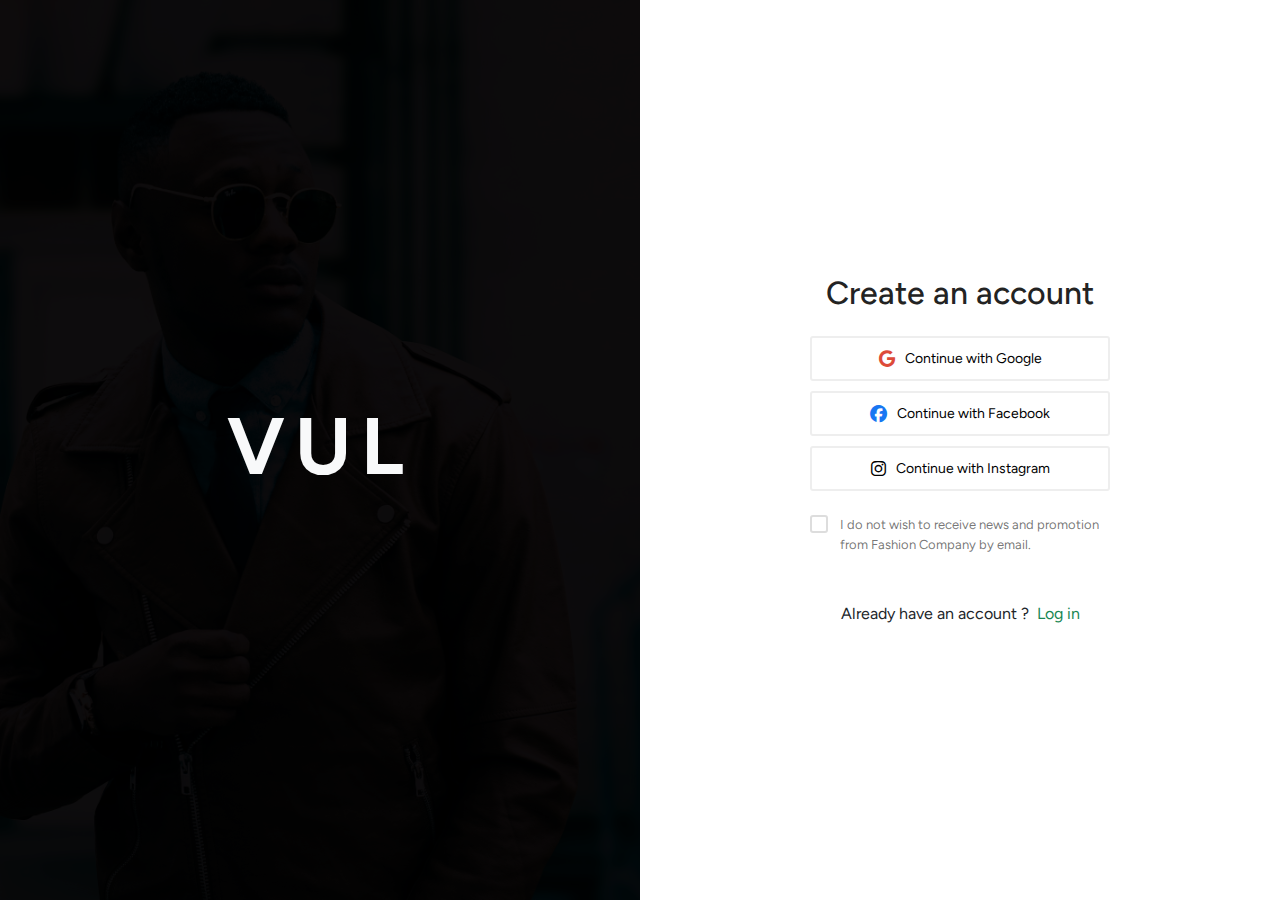
<file: login.html>
<!DOCTYPE html>
<html lang="en">

<head>
    <meta charset="UTF-8">
    <meta name="viewport" content="width=device-width, initial-scale=1.0">
    <link rel="icon" type="image/png" sizes="32x32" href="./assets/images/favicon-32x32.png">
    <link rel="stylesheet" href="css/style-css.css">
    <link rel="stylesheet" href="css/bootstrap.min.css">
    <link rel="stylesheet" href="css/all.min.css">
    <title>Login</title>
    <link rel="preconnect" href="https://fonts.googleapis.com">
    <link rel="preconnect" href="https://fonts.gstatic.com" crossorigin>
    <link href="https://fonts.googleapis.com/css2?family=Figtree:wght@600;800&display=swap" rel="stylesheet">
    <style>
    </style>
</head>

<body>
    <div class="login">
        <div class="img-login ">
            <div class="fashimg-login d-flex justify-content-center align-items-center">
                <h1 class="text-light">VUL</h1>
            </div>
        </div>
        <div class="txt-login text-center d-flex flex-column justify-content-center align-items-center">
            <h2 class=" mb-4">Create an account</h2>
            <ul class="m-0 p-0 mb-4">
                <li>
                    <a href="#" class="d-flex align-items-center justify-content-center go">
                        <i class="fa-brands fa-google google"></i>
                        <span class="text-black">Continue with Google</span>
                    </a>
                </li>
                <li>
                    <a href="#" class="d-flex align-items-center justify-content-center face">
                        <i class="fa-brands fa-facebook facebook"></i>
                        <span class="text-black">Continue with Facebook</span>
                    </a>
                </li>
                <li>
                    <a href="#" class="d-flex align-items-center justify-content-center insta">
                        <i class="fa-brands fa-instagram instagram"></i>
                        <span class="text-black">Continue with Instagram</span>
                    </a>
                </li>
            </ul>
            <div class="promotion d-flex text-start mb-5">
                <input type="checkbox" id="check-login">
                <label for="check-login">
                    I do not wish to receive news and promotion from Fashion Company by email.
                </label>
            </div>
            <div>Already have an account ?<span class="text-success ps-2">Log in</span></div>
        </div>
    </div>
</body>
</file>
<file: css/style-css.css>
* {
    margin: 0;
    box-sizing: border-box;
}

body {
    font-family: 'Figtree', sans-serif !important;
    /* background-color: var(--color-grey) !important; */

}

:root {
    --color-yellow: hsl(47, 88%, 63%);
    --color-white: hsl(0, 0%, 100%);
    --color-grey: hsl(0, 0%, 50%);
    --color-black: hsl(0, 0%, 7%);
    --color-starbucks: #00704a;
}

a {
    text-decoration: none !important;
}
ul {
    list-style: none!important;
}
input {
    display: none;
}

/* start-scrollbar */
::-webkit-scrollbar {
    width: 20px;
}

::-webkit-scrollbar-track {
    background-color: #fff;
}

::-webkit-scrollbar-thumb {
    background-color: #000;
}

/* end-scrollbar */

.wrapper {
    display: grid;
    grid-template-columns: repeat(auto-fill, minmax(450px, 1fr));
    gap: 15px;
    margin-left: 20px;
    margin-right: 20px;
}

@media (max-width: 767px) {
    .wrapper {
        grid-template-columns: minmax(250px, 1fr);
        margin-left: 10px;
        margin-right: 10px;
    }
}

.task-day ul::before {
    content: "";
    position: absolute;
    left: 9px;
    width: 2px;
    height: 100%;
    background-color: dodgerblue;
}

.task-day ul li::before {
    content: "";
    width: 20px;
    height: 20px;
    border-radius: 50%;
    background-color: #fff;
    border: 2px solid #fff;
    outline: 2px solid dodgerblue;
    margin-right: 15px;
    z-index: 1;
}

.task-day ul .done::before {
    background-color: dodgerblue;
}

/* start-reminds */
.reminds .key {
    width: 15px;
    height: 15px;
    background-color: dodgerblue;
}

.reminds .list {
    font-size: 15px;
}

.reminds .date {
    font-size: 13px;
}

.reminds .blue {
    border-left: 3px solid dodgerblue;
}

/* end-reminds */

/* start-header-again */
.header {
    background-color: #fff;
    box-shadow: 0 0 5px #DDD;
}

.header h2 {
    font-size: 21px;
    text-transform: uppercase;
    font-weight: bold;
    letter-spacing: 4px;
}

.header ul {
    display: flex;
}

.header ul li a {
    padding: 18px 25px;
    display: block;
    color: #000;
    transition: 0.4s;
}

.header ul li .style-header:hover {
    background-color: #000;
    color: #fff;
}

.header i {
    display: none;
}

@media (max-width: 767px) {
    .header i {
        display: block;
    }

    .header .logo {
        padding: 10px 0;
    }

    .header ul {
        position: absolute;
        top: 120px;
        left: 0;
        right: 0;
        display: block !important;
        background-color: #eeeeee59;
        opacity: 0;
        transition: 0.4s;
        z-index: 2;
    }

    #check-fash:checked+.group-fashion ul {
        top: calc(53px - 2px);
        opacity: 1;
    }
}

/* end-header-again */
/* start-section */
.section {
    width: 100%;
    height: 70vh;
    background-image: url("../assets/images/dami-adebayo-k6aQzmIbR1s-unsplash.jpg");
    background-size: cover;
    background-position: center;
    background-color: hsla(234, 56%, 4%, 0.897);
    background-blend-mode: luminosity;
}

.section h2 {
    text-shadow: 0 0 10px #000;
}

.section .icon {
    position: absolute;
    bottom: 13px;
    left: 50%;
    transform: translateX(-50%);
}

.section .icon i {
    color: #000;
    font-size: 25px;
    mix-blend-mode: difference;
    animation: change-color 0.7s infinite linear alternate;
}

@media (max-width: 767px) {
    .section h2 {
        font-size: 16px;
    }
}

/* end-section */
/* start-about-us */
.about-us h2 {
    letter-spacing: 2px;
}

.about-us .box {
    border-radius: 6px;
    box-shadow: 0 0 10px #0000002e;
}

.about-us .steps {
    box-shadow: 0 0 10px #0000002e;
}

.about-us ul::before {
    content: "";
    position: absolute;
    left: 17px;
    width: 2px;
    height: 90%;
    background-color: #000;
}

.steps ul li:not(:last-of-type) {
    margin-bottom: 110px;
}

.about-us .steps ul li i {
    width: 35px;
    height: 35px;
    border-radius: 50%;
    border: 2px solid #fff; 
    background-color: #fff;
    outline: 2px solid #000;
    display: grid;
    place-items: center;
    margin-right: 18px;
    z-index: 1;
}
.about-us .steps ul li .ink-pen {
    padding: 0 7px;
}
.steps ul li .info span {
    font-size: 17px;
}

.steps ul li .info span:last-of-type {
    font-size: 13px;
}

/* end-about-us */
/* start-style-gallery */
.gallery-style h2 {
    letter-spacing: 2px;
}

.gallery-style .style {
    border: 1px solid #0000001c;
    overflow: hidden;
}

.style::before {
    content: attr(data-style);
    position: absolute;
    width: calc(100% - 17px);
    height: calc(100% - 17px);
    display: grid;
    place-items: center;
    color: #fff;
    font-size: 30px;
    background-color: rgb(0 0 0 / 40%);
    transform: translateX(calc(-100% - 10px));
    border-radius: 8px;
    transition: 0.4s;
}

.style:hover::before {
    transform: translateX(0);
}

/* end-style-gallery */
/* start-categories */
.category h2 {
    letter-spacing: 2px;
}

.category .cate {
    box-shadow: 0 0 10px #0000002e;
}

.category .cate img {
    width: 60px;
    height: 60px;
}
/* end-categories */
/* start video */
.video {
    position: relative;
}
.video::before {
    content: "";
    position: absolute;
    top: 0;
    left: 0;
    width: 100%;
    height: 99%;
    background-color: rgb(0 0 0 / 40%);
}
.video video {
    width: 70%;
    border-radius: 12px;
}
.video .title-video {
    position: absolute;
    top: 50%;
    transform: translateY(-50%);
    width: 100%;
    padding: 50px;
    text-align: center;
}
.title-video h2 {
    margin-bottom: 15px;
    letter-spacing: 2px;
}
.title-video p {
    font-size: 15px;
    margin-bottom: 20px;
}
.title-video a {
    border: 1px solid #fff;
    padding: 10px 25px;
}
/* end video */
/* start-testimonals */
.testimonals .testimo {
    border: 1px solid  rgb(0 0 0 / 25%);
}
.testimonals .testimo img {
    width: 45px;
    height: 45px;
    object-fit: cover; 
    border-radius: 50%;
}
/* end-testimonals */
/* start compnies */
.companies h2 {
    margin-bottom: 5rem;
}
.companies img {
    width: 200px;
    opacity: .3;
}
/* end compnies */
/* start contact */
.contact-us {
    background-color: #aaaaaa1c;
}
.contact-us textarea {
    resize: none;
    height: 200px;
    border: none;
    outline: none;
    width: 100%;
    border: 1px solid #aaa;
    border-radius: 6px;
}
.contact-us textarea[placeholder="type here ..."]::placeholder {
    transition: .4s;
}
.contact-us textarea[placeholder="type here ..."]:focus::placeholder {
    opacity: 0;
}
.contact-us textarea:focus {
    color: #191919;
}
.contact-us span {
    padding: 15px 20px;
    border-radius: 5px;
    width: fit-content;
}
/* end contact */
/* start footer */
.footer {
    padding: 20px 0;
    background-color: #000;
}
.footer h2 {
    font-size: 21px;
    letter-spacing: 2px;
    font-weight: bold;
}
.social-f i {
    font-size: 19px;
}
.social-f i:not(:last-of-type) {
    margin-right: 20px;

}
/* end footer */
/* start-login */
.login {
    display: flex;
}
@media (max-width: 767px) {
    .login {
        flex-direction: column;
    }
}
.login .img-login ,
.login .txt-login {
    width: 50%;
    height: 100vh;
}
@media (max-width: 767px) {
    .login .img-login ,
    .login .txt-login {
    width: 100%;
    height: 70vh;
}
}
.login .img-login .fashimg-login {
    background-image: url("../assets/images/dami-adebayo-k6aQzmIbR1s-unsplash.jpg");
    background-size: cover;
    background-position: center;
    width: 100%;
    height: 100%;
    position: relative;
}
.fashimg-login::before {
    content: "";
    position: absolute;
    left: 0;
    top: 0;
    width: 100%;
    height: 100%;
    background-color: rgb(0 0 0 / 95%);
}
.fashimg-login h1 {
    position: absolute;
    z-index: 3;
    font-weight: 700;
    letter-spacing: 10px;
    font-size: 80px;
}
.txt-login h2 {
    color: #232323;
}
.txt-login ul li a {
    width: 300px;
    border: 2px solid #EEE;
    padding: 10px 0;
    border-radius: 3px;
    position: relative;
}
.txt-login ul li a::before {
    content: "";
    position: absolute;
    top: 0;
    left: 0;
    width: 100%;
    height: 0;
    transition: 0.3s;
    z-index: -1;
}
.txt-login ul li a:hover::before {
    height: 100%;
}
.txt-login ul li .go::before {
    background-color: #dd4b39;
}
.txt-login ul li .face::before {
    background-color: #1877f2;
}
.txt-login ul li .insta::before {
    background-color: #000;
}

.txt-login ul li:not(:last-of-type) {
    margin-bottom: 10px;
}
.txt-login ul li a i {
    font-size: 17px;
    margin-right: 10px;
    transition: 0.3s;
}
.txt-login ul li a:hover i {
    color: #fff!important;
}
.txt-login ul li a span {
    font-size: 14px; 
    transition: 0.3s;
}
.txt-login ul li a:hover span {
    color: #fff!important;
}

.txt-login ul li a .google {
    color: #dd4b39;
}
.txt-login ul li a .facebook {
    color: #1877f2;
}
.txt-login ul li a .instagram {
    color: #000;
}
.txt-login .promotion {
    width: 300px;
}

.txt-login .promotion label {
    color: #1c1c1c9e;
    font-size: 13px;
    padding-left: 30px;
    position: relative;
}
.txt-login .promotion label::before {
    content: "";
    position: absolute;
    left: 0;
    top: 0px;
    width: 18px;
    height: 18px;
    border: 2px solid #DDD;
    border-radius: 3px;
}
.txt-login .promotion label::after {
    content: "\f00c";
    font-family: var(--fa-style-family-classic);
    font-weight: 900;
    top: 0;
    left: 0;
    position: absolute;
    width: 18px;
    height: 18px;
    border-radius: 3px;
    font-size: 12px;
    color: #fff;
    background-color: #1877f2;
    display: grid;
    place-items: center;
    transform: scale(0) rotate(360deg);
    transition: 0.3s;
}
#check-login:checked + label::after {
    transform: scale(1);
}
/* end-login */
/* start-animation */
@keyframes change-color {
    from {
        transform: translateY(0);
    }

    to {
        transform: translateY(30px);
    }
}
/* end-animation */

button {
    position: fixed;
    bottom: 50px;
    right: 40px;
    width: 50px;
    height: 50px;
    padding: 10px 20px;
    border: none;
    outline: none;
    background-color: #191919;
    box-shadow: 0 0 10px #00000029;
    font-weight: bold;
    color: #fff;
    font-size: 14px !important;
    border-radius: 50% !important;
    transition: 0.4s;
    display: none;
}
</file>
